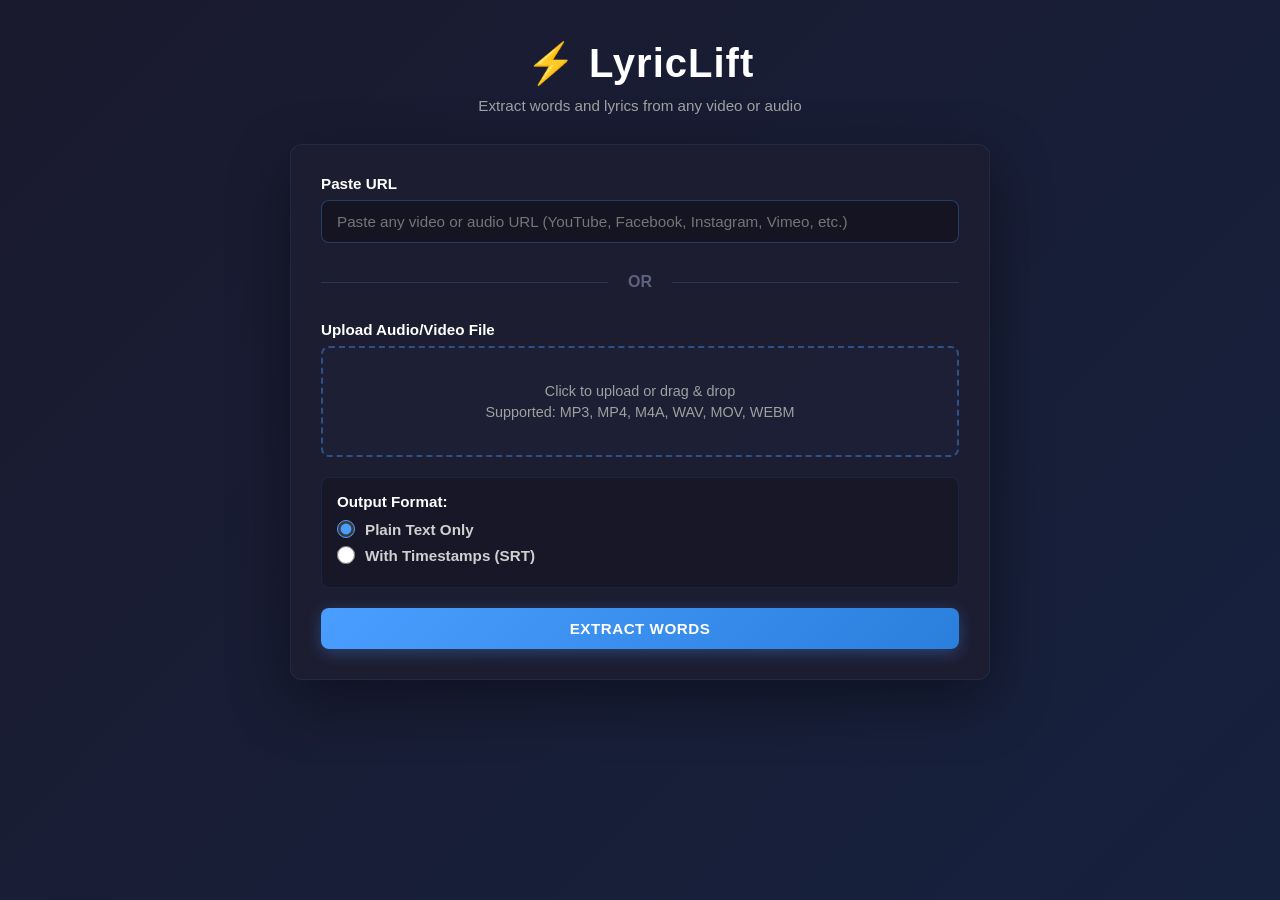
<file: index.html>
<!DOCTYPE html>
<html lang="en">
<head>
    <meta charset="UTF-8">
    <meta name="viewport" content="width=device-width, initial-scale=1.0">
    <title>LyricLift - Extract Lyrics & Transcripts</title>
    <meta name="description" content="Extract lyrics, captions, and transcripts from any video or audio file. Supports YouTube, Facebook, Instagram, Vimeo, and direct file uploads.">
    <meta name="keywords" content="lyrics extraction, transcription, audio extraction, video transcription">

    <!-- Favicon & PWA -->
    <link rel="icon" type="image/x-icon" href="assets/images/favicon.ico">
    <link rel="icon" type="image/png" href="assets/images/favicon.png">
    <link rel="apple-touch-icon" href="assets/images/favicon.png">
    <link rel="manifest" href="assets/manifest.webmanifest">
    <meta name="theme-color" content="#1a1a2e">

    <!-- Open Graph / Social Media Tags -->
    <meta property="og:type" content="website">
    <meta property="og:url" content="https://lyriclift.peoplestar.com">
    <meta property="og:title" content="LyricLift - Extract Lyrics & Transcripts">
    <meta property="og:description" content="Extract lyrics, captions, and transcripts from any video or audio file instantly.">
    <meta property="og:image" content="https://lyriclift.peoplestar.com/assets/images/social-preview.png">
    <meta property="og:image:width" content="1200">
    <meta property="og:image:height" content="630">

    <!-- Twitter Card Tags -->
    <meta name="twitter:card" content="summary_large_image">
    <meta name="twitter:title" content="LyricLift - Extract Lyrics & Transcripts">
    <meta name="twitter:description" content="Extract lyrics, captions, and transcripts from any video or audio file instantly.">
    <meta name="twitter:image" content="https://lyriclift.peoplestar.com/assets/images/social-preview.png">

    <link rel="stylesheet" href="assets/css/style.css">
</head>
<body>
    <div class="container">
        <header>
            <h1>⚡ LyricLift</h1>
            <p class="subtitle">Extract words and lyrics from any video or audio</p>
        </header>

        <main class="card">
            <!-- Input Section -->
            <div class="input-section">
                <div>
                    <label for="urlInput">Paste URL</label>
                    <input
                        type="text"
                        id="urlInput"
                        placeholder="Paste any video or audio URL (YouTube, Facebook, Instagram, Vimeo, etc.)"
                        class="input-field"
                    >
                </div>

                <div class="divider">OR</div>

                <div>
                    <label for="fileInput">Upload Audio/Video File</label>
                    <div id="dropzone" class="dropzone">
                        <input
                            type="file"
                            id="fileInput"
                            accept=".mp3,.mp4,.m4a,.wav,.mov,.webm"
                            class="file-input"
                        >
                        <p>Click to upload or drag & drop</p>
                        <p class="small">Supported: MP3, MP4, M4A, WAV, MOV, WEBM</p>
                        <p id="fileName" class="file-name"></p>
                    </div>
                </div>

                <!-- Format Selection -->
                <div class="format-section">
                    <p>Output Format:</p>
                    <label class="radio-label">
                        <input type="radio" name="format" value="txt" checked>
                        <span>Plain Text Only</span>
                    </label>
                    <label class="radio-label">
                        <input type="radio" name="format" value="srt">
                        <span>With Timestamps (SRT)</span>
                    </label>
                </div>

                <!-- Extract Button -->
                <button id="extractBtn" class="btn-primary">Extract Words</button>
            </div>

            <!-- Loading State -->
            <div id="loadingState" class="loading-state hidden">
                <div class="spinner"></div>
                <p id="loadingMessage">Processing (may take several minutes)...</p>
            </div>

            <!-- Results Section -->
            <div id="resultsSection" class="results-section hidden">
                <label for="resultsTextarea">Extracted Text:</label>
                <textarea
                    id="resultsTextarea"
                    class="results-textarea"
                    readonly
                ></textarea>

                <div class="button-group">
                    <button id="copyBtn" class="btn-secondary">Copy to Clipboard</button>
                    <button id="downloadBtn" class="btn-secondary">Download File</button>
                </div>
            </div>

            <!-- Error State -->
            <div id="errorState" class="error-state hidden">
                <p id="errorMessage"></p>
                <button id="backBtn" class="btn-secondary">Back</button>
            </div>
        </main>
    </div>

    <script src="assets/js/app.js?v=20260614-no-timeout"></script>
</body>
</html>
</file>
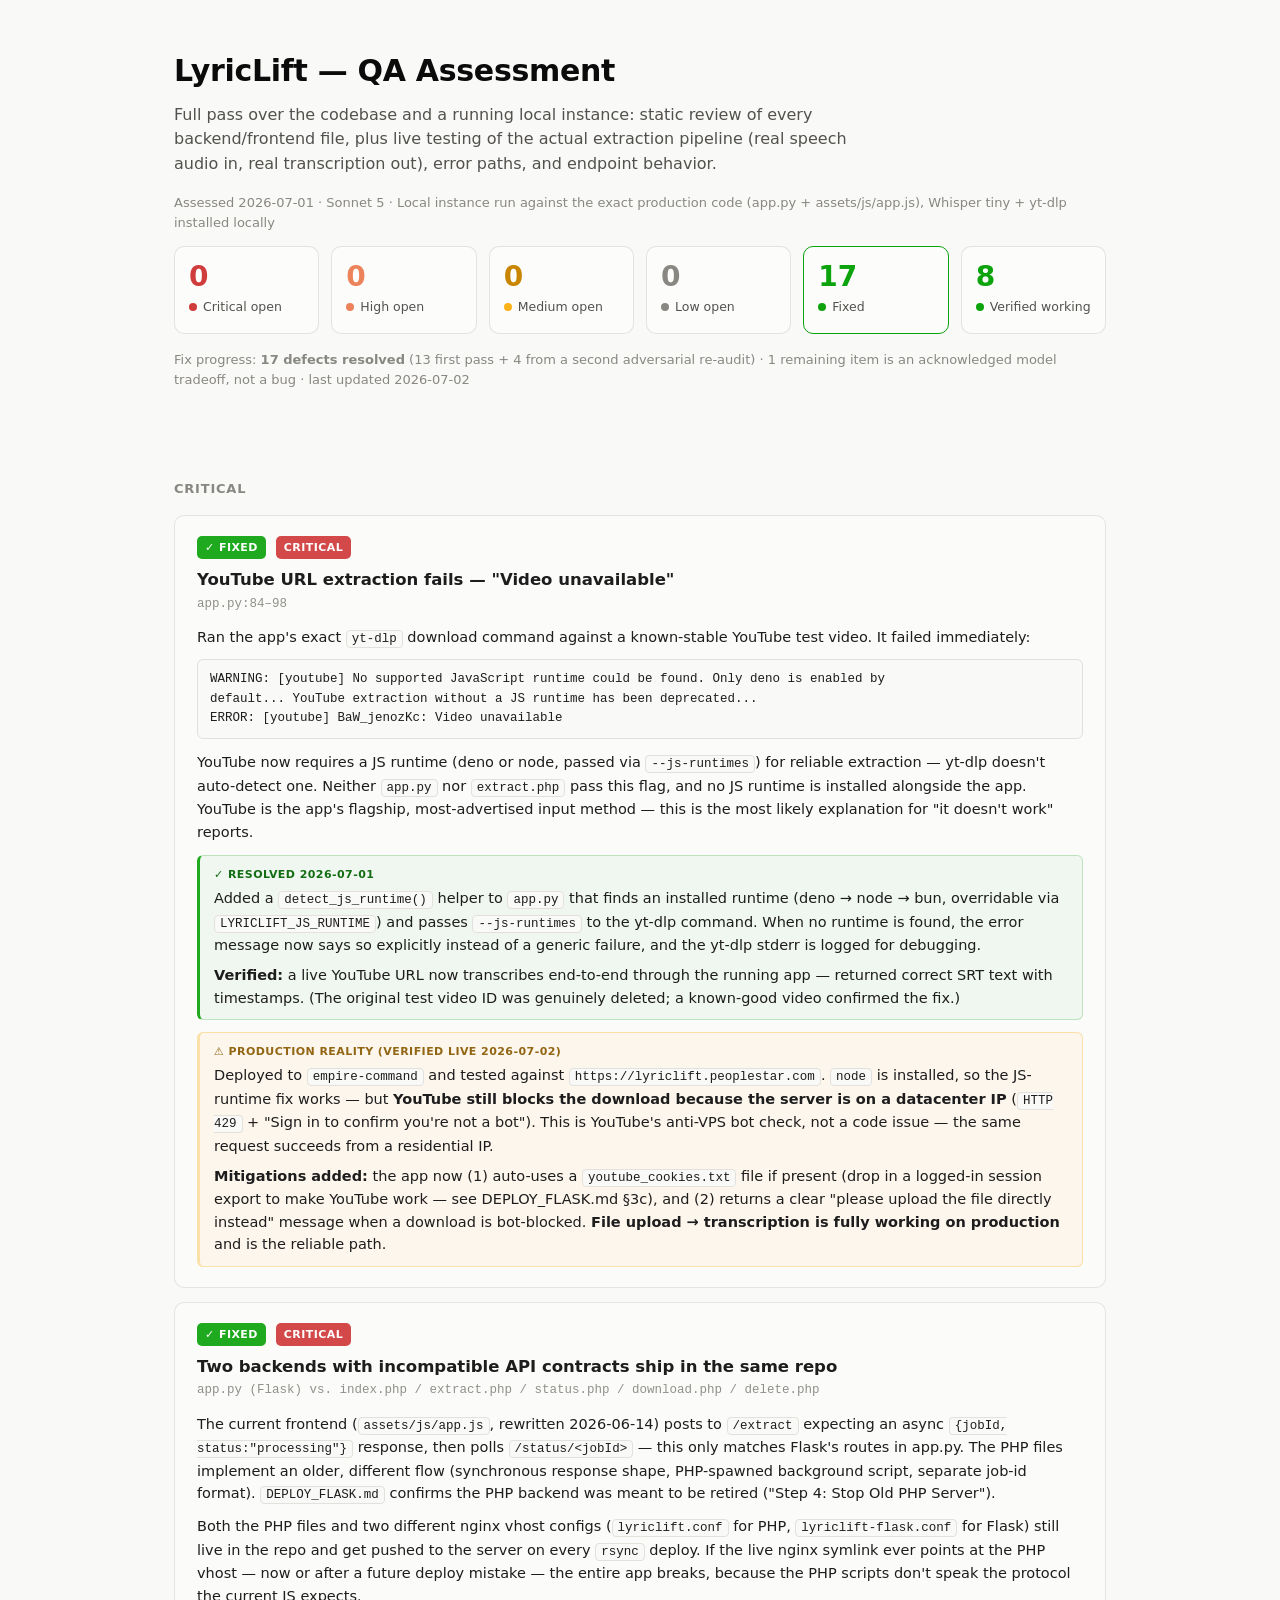
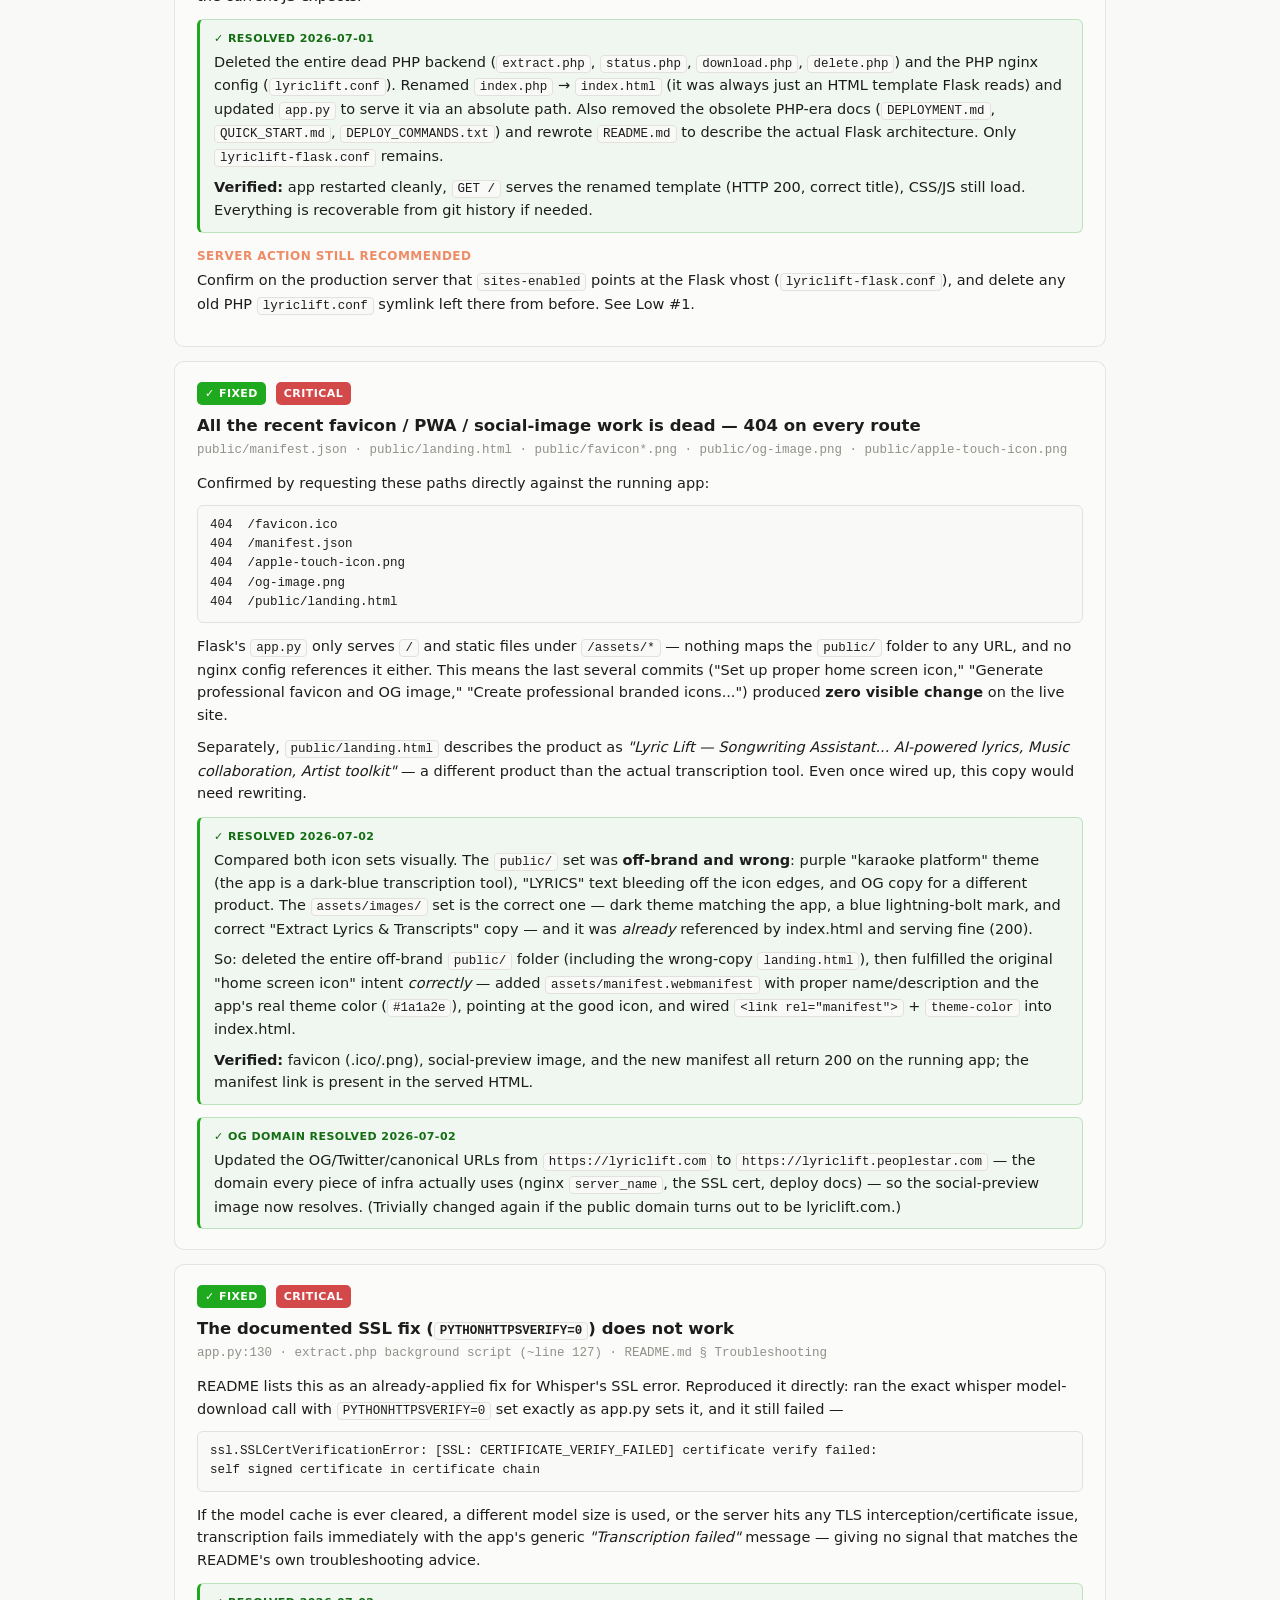
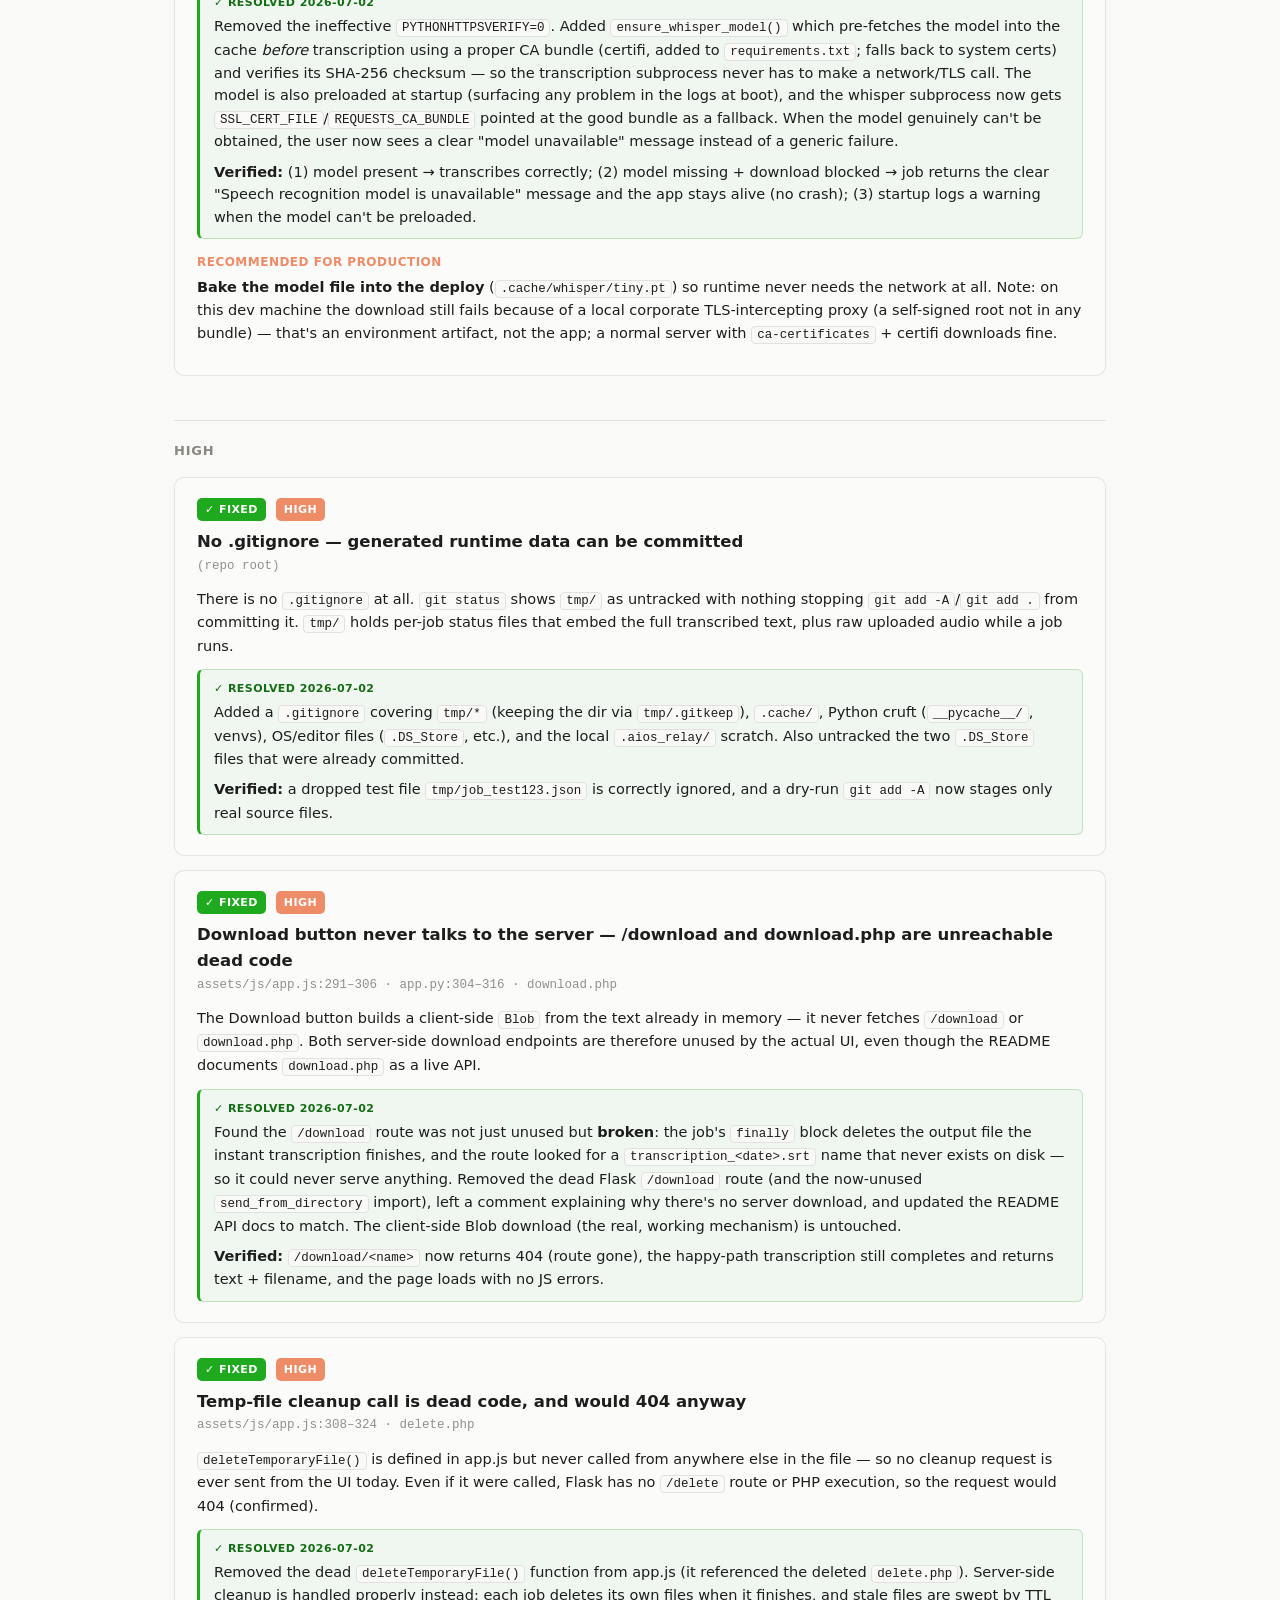
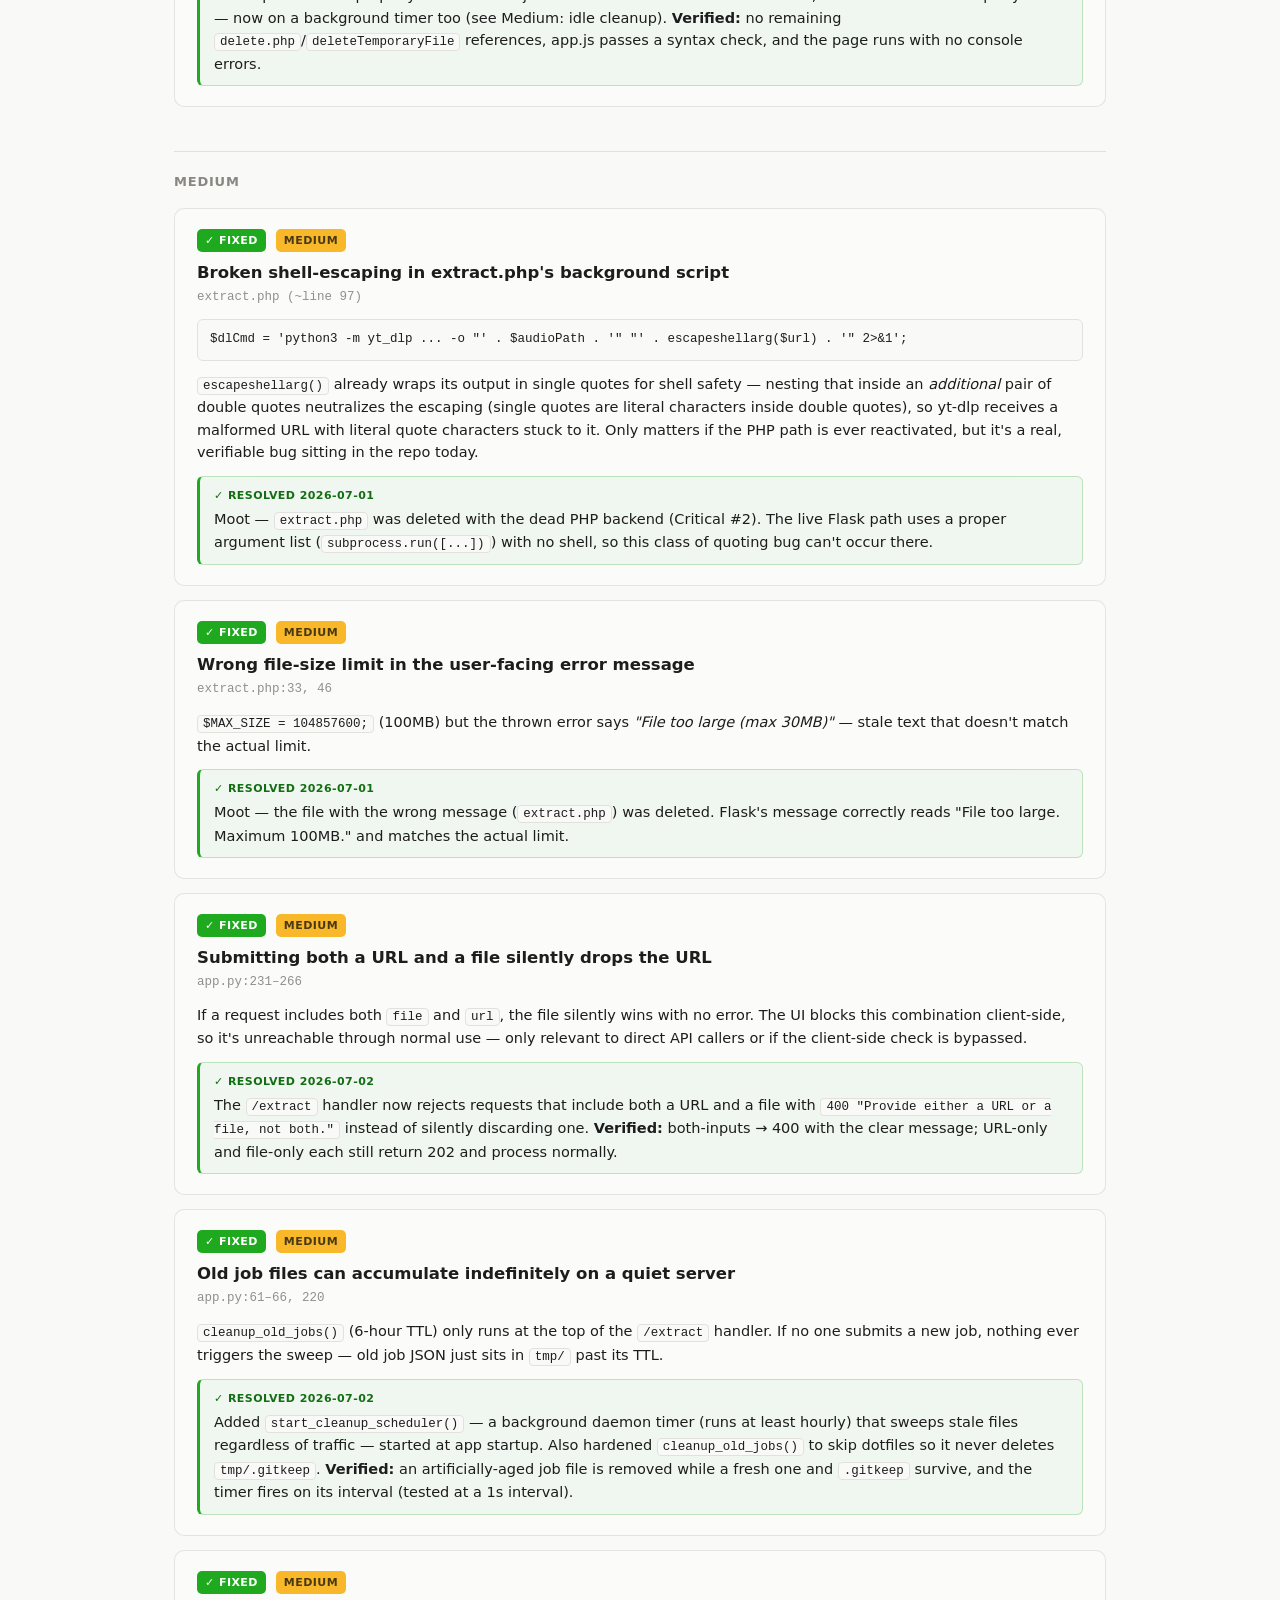
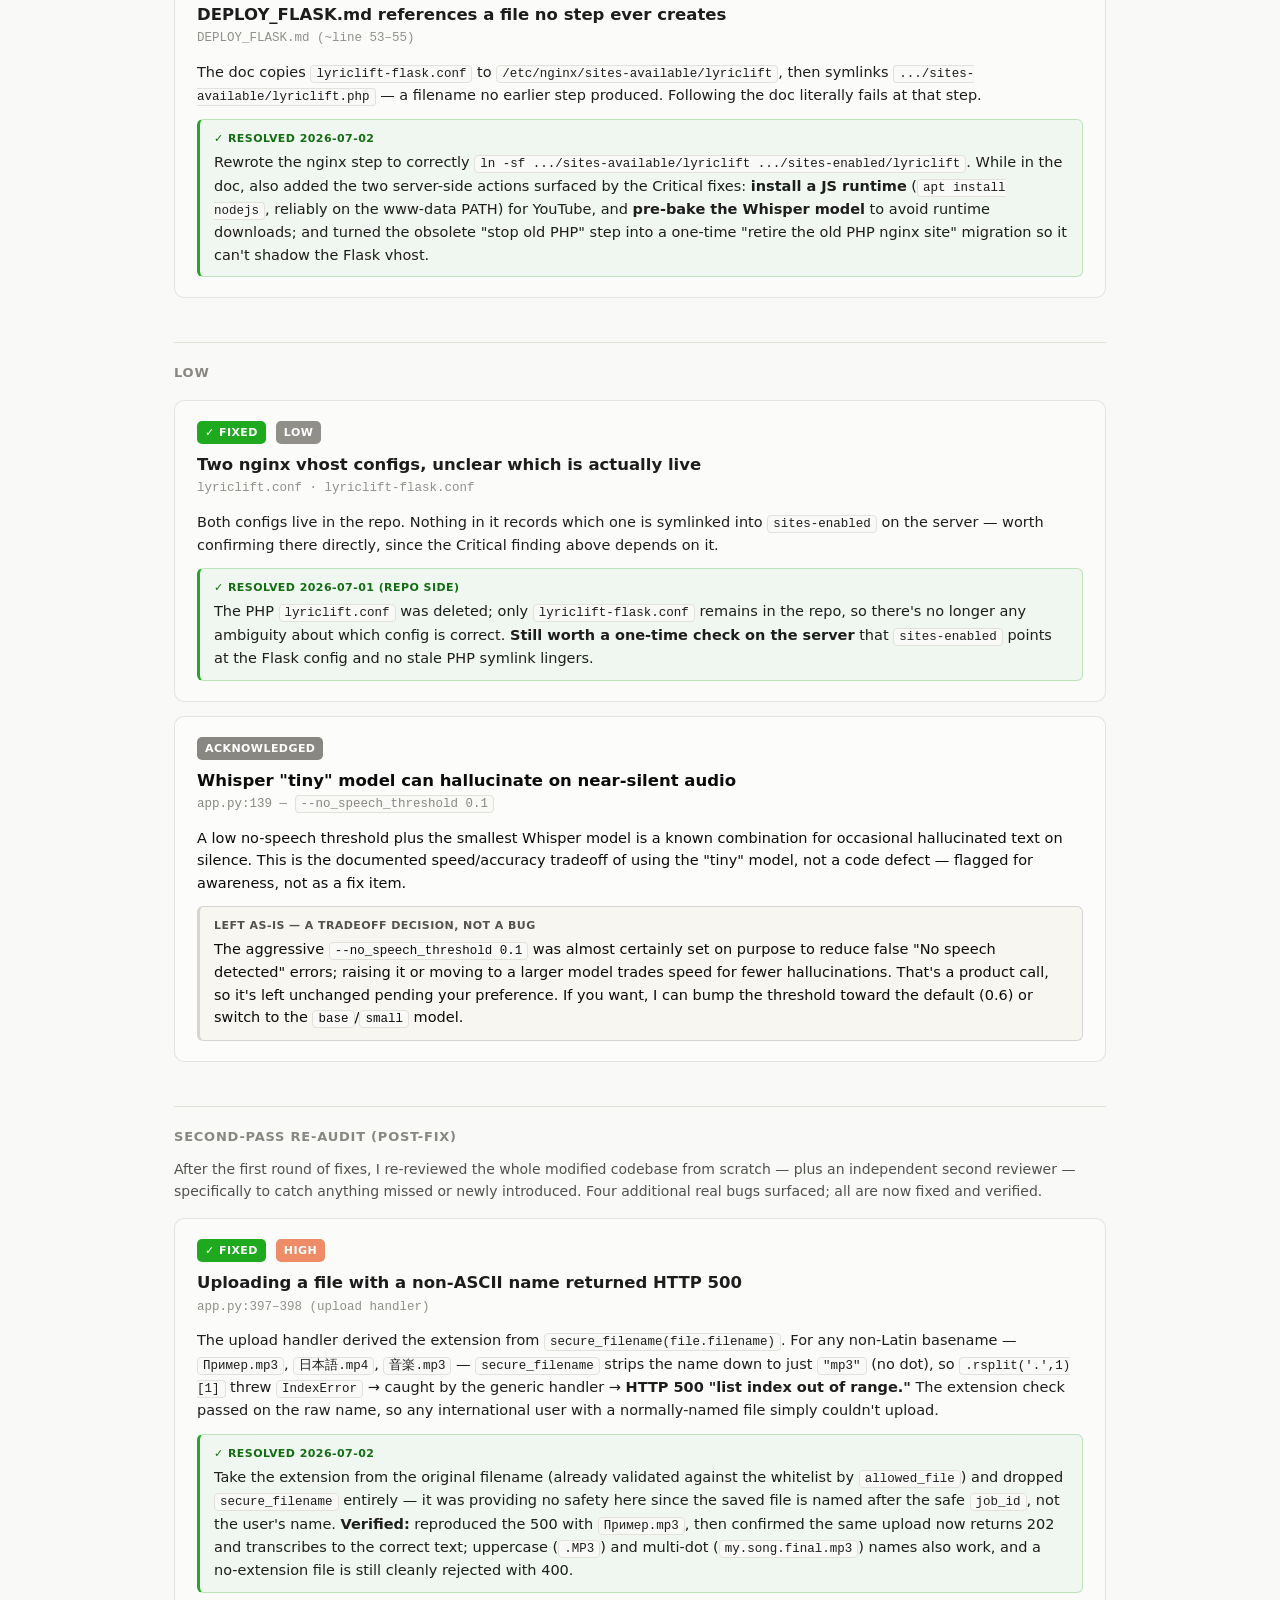
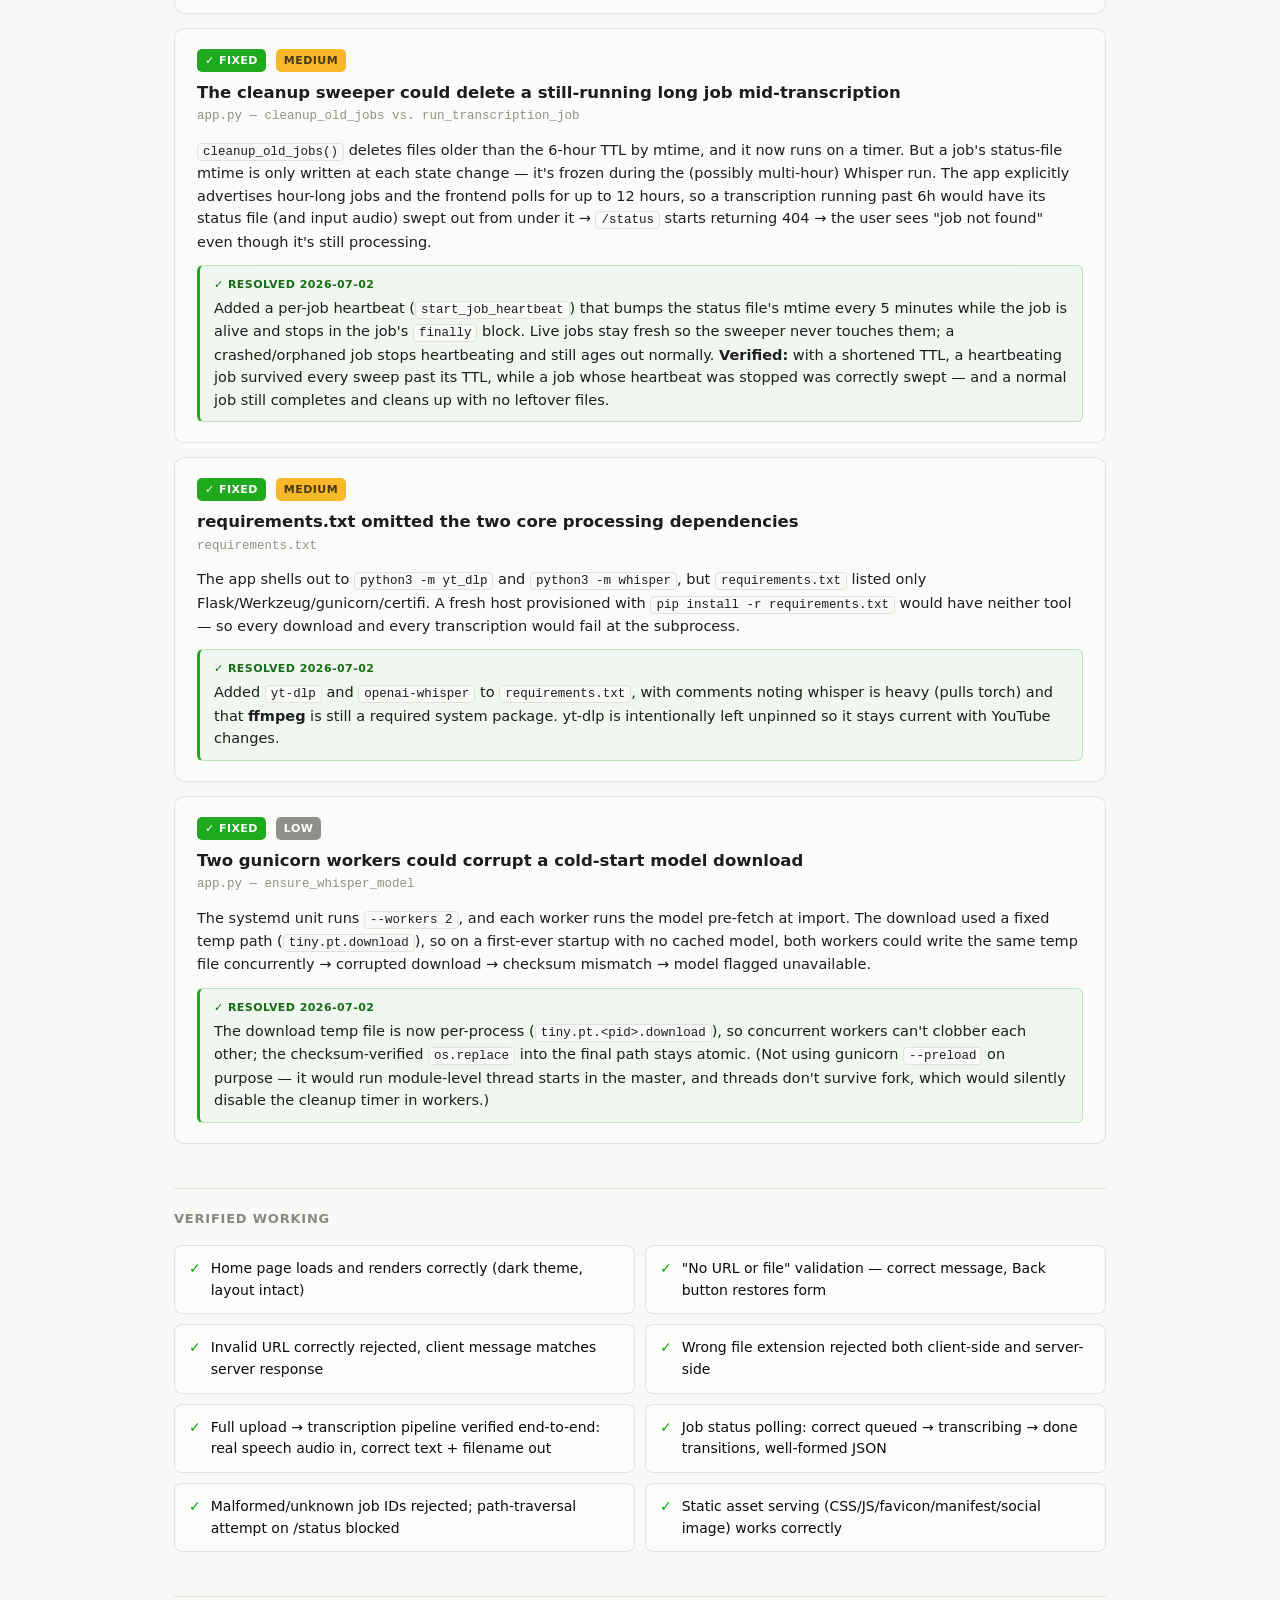
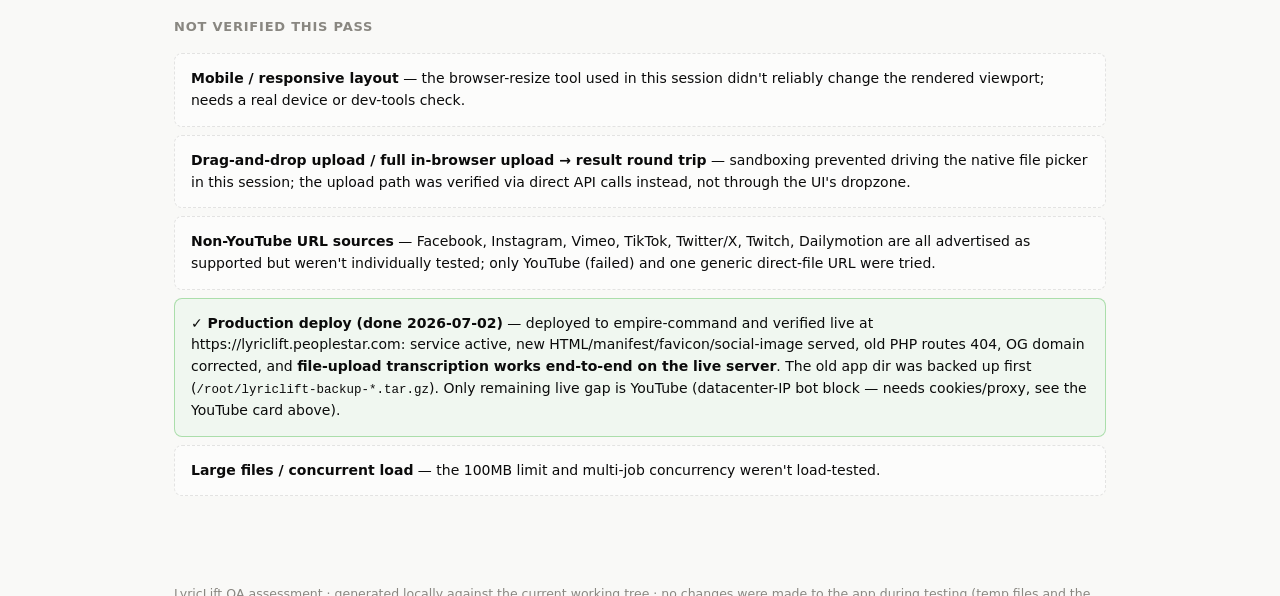
<file: qa-report.html>
<!DOCTYPE html>
<html lang="en">
<head>
<meta charset="UTF-8">
<meta name="viewport" content="width=device-width, initial-scale=1.0">
<title>LyricLift — QA Assessment</title>
<style>
  :root{
    --page:#f9f9f7;
    --surface:#fcfcfb;
    --ink:#0b0b0b;
    --ink-2:#52514e;
    --muted:#898781;
    --grid:#e1e0d9;
    --border:rgba(11,11,11,0.10);
    --good:#0ca30c;
    --warning:#c98500; /* darkened for text-contrast use on light surface */
    --warning-bg:#fab219;
    --serious:#ec835a;
    --critical:#d03b3b;
  }
  *{box-sizing:border-box;}
  body{
    margin:0;
    font-family: system-ui, -apple-system, "Segoe UI", sans-serif;
    background:var(--page);
    color:var(--ink);
    line-height:1.55;
  }
  header{
    padding:48px 24px 32px;
    max-width:980px;
    margin:0 auto;
  }
  header h1{
    font-size:30px;
    margin:0 0 8px;
    letter-spacing:-0.01em;
  }
  header p.sub{
    color:var(--ink-2);
    font-size:16px;
    margin:0 0 4px;
    max-width:680px;
  }
  header p.meta{
    color:var(--muted);
    font-size:13px;
    margin-top:16px;
  }
  main{
    max-width:980px;
    margin:0 auto;
    padding:0 24px 80px;
  }

  /* stat tile row */
  .stats{
    display:grid;
    grid-template-columns:repeat(6,1fr);
    gap:12px;
    margin:8px 0 40px;
  }
  .stat{
    background:var(--surface);
    border:1px solid var(--border);
    border-radius:10px;
    padding:16px 14px;
  }
  .stat .n{
    font-size:28px;
    font-weight:650;
    line-height:1;
  }
  .stat .l{
    margin-top:6px;
    font-size:12.5px;
    color:var(--ink-2);
    display:flex;
    align-items:center;
    gap:6px;
  }
  .dot{width:8px;height:8px;border-radius:50%;flex:none;}
  .stat.critical .n{color:var(--critical);}
  .stat.high .n{color:var(--serious);}
  .stat.medium .n{color:var(--warning);}
  .stat.low .n{color:var(--muted);}
  .stat.working .n{color:var(--good);}
  .stat.fixed .n{color:var(--good);}
  .stat.fixed{border-color:var(--good);}
  .dot.critical{background:var(--critical);}
  .dot.high{background:var(--serious);}
  .dot.medium{background:var(--warning-bg);}
  .dot.low{background:var(--muted);}
  .dot.working{background:var(--good);}
  .dot.fixed{background:var(--good);}

  h2.section{
    font-size:13px;
    text-transform:uppercase;
    letter-spacing:0.06em;
    color:var(--muted);
    margin:44px 0 16px;
    padding-top:20px;
    border-top:1px solid var(--grid);
    display:flex;
    align-items:center;
    gap:8px;
  }
  h2.section:first-of-type{border-top:none;padding-top:0;}

  .card{
    background:var(--surface);
    border:1px solid var(--border);
    border-radius:10px;
    padding:20px 22px;
    margin-bottom:14px;
  }
  .card .badge-row{
    display:flex;
    align-items:center;
    gap:10px;
    margin-bottom:8px;
  }
  .badge{
    font-size:11px;
    font-weight:700;
    text-transform:uppercase;
    letter-spacing:0.04em;
    padding:3px 8px;
    border-radius:5px;
    color:#fff;
  }
  .badge.critical{background:var(--critical);}
  .badge.high{background:var(--serious);}
  .badge.medium{background:var(--warning-bg); color:#3a2900;}
  .badge.low{background:var(--muted);}
  .badge.working{background:var(--good);}
  .badge.fixed{background:var(--good);}
  .card.done{opacity:0.92;}
  .card.done h3{text-decoration:none;}
  .card.done::after{content:none;}
  .resolution{
    background:#f0f7f0;
    border:1px solid rgba(12,163,12,0.25);
    border-left:3px solid var(--good);
    border-radius:6px;
    padding:10px 14px;
    margin-top:12px;
    font-size:14px;
  }
  .resolution .rlabel{
    font-size:11px;
    font-weight:700;
    text-transform:uppercase;
    letter-spacing:0.04em;
    color:#006300;
    margin-bottom:4px;
  }
  .card h3{
    margin:0;
    font-size:16.5px;
    font-weight:650;
  }
  .card .files{
    font-size:12.5px;
    color:var(--muted);
    margin:2px 0 12px;
    font-family: ui-monospace, SFMono-Regular, Menlo, monospace;
  }
  .card p{
    margin:0 0 10px;
    font-size:14.5px;
    color:var(--ink);
  }
  .card p.label{
    font-size:12px;
    font-weight:700;
    text-transform:uppercase;
    letter-spacing:0.04em;
    color:var(--muted);
    margin:14px 0 4px;
  }
  .card p.label:first-of-type{margin-top:0;}
  code, pre{
    font-family: ui-monospace, SFMono-Regular, Menlo, monospace;
    font-size:12.5px;
  }
  pre{
    background:var(--page);
    border:1px solid var(--grid);
    border-radius:6px;
    padding:10px 12px;
    overflow-x:auto;
    margin:4px 0 12px;
  }
  code.inline{
    background:var(--page);
    border:1px solid var(--grid);
    border-radius:4px;
    padding:1px 5px;
  }

  ul.plain{margin:0; padding-left:20px; font-size:14.5px;}
  ul.plain li{margin-bottom:6px;}

  .working-grid{
    display:grid;
    grid-template-columns:1fr 1fr;
    gap:10px;
  }
  .working-item{
    background:var(--surface);
    border:1px solid var(--border);
    border-radius:8px;
    padding:12px 14px;
    font-size:14px;
    display:flex;
    gap:10px;
    align-items:flex-start;
  }
  .working-item .check{
    color:var(--good);
    font-weight:700;
    flex:none;
  }

  .notverified{
    background:var(--surface);
    border:1px dashed var(--border);
    border-radius:8px;
    padding:14px 16px;
    font-size:14px;
    margin-bottom:8px;
  }
  .notverified b{font-weight:650;}

  footer{
    max-width:980px;
    margin:0 auto;
    padding:0 24px 60px;
    color:var(--muted);
    font-size:12.5px;
  }

  @media (max-width:720px){
    .stats{grid-template-columns:repeat(2,1fr);}
    .working-grid{grid-template-columns:1fr;}
  }
</style>
</head>
<body>

<header>
  <h1>LyricLift — QA Assessment</h1>
  <p class="sub">Full pass over the codebase and a running local instance: static review of every backend/frontend file, plus live testing of the actual extraction pipeline (real speech audio in, real transcription out), error paths, and endpoint behavior.</p>
  <p class="meta">Assessed 2026-07-01 · Sonnet 5 · Local instance run against the exact production code (app.py + assets/js/app.js), Whisper tiny + yt-dlp installed locally</p>

  <div class="stats">
    <div class="stat critical"><div class="n">0</div><div class="l"><span class="dot critical"></span>Critical open</div></div>
    <div class="stat high"><div class="n">0</div><div class="l"><span class="dot high"></span>High open</div></div>
    <div class="stat medium"><div class="n">0</div><div class="l"><span class="dot medium"></span>Medium open</div></div>
    <div class="stat low"><div class="n">0</div><div class="l"><span class="dot low"></span>Low open</div></div>
    <div class="stat fixed"><div class="n">17</div><div class="l"><span class="dot fixed"></span>Fixed</div></div>
    <div class="stat working"><div class="n">8</div><div class="l"><span class="dot working"></span>Verified working</div></div>
  </div>
  <p class="meta" style="margin-top:-24px;">Fix progress: <b>17 defects resolved</b> (13 first pass + 4 from a second adversarial re-audit) · 1 remaining item is an acknowledged model tradeoff, not a bug · last updated 2026-07-02</p>
</header>

<main>

  <h2 class="section">Critical</h2>

  <div class="card done">
    <div class="badge-row"><span class="badge fixed">✓ Fixed</span><span class="badge critical">Critical</span></div>
    <h3>YouTube URL extraction fails — "Video unavailable"</h3>
    <div class="files">app.py:84–98</div>
    <p>Ran the app's exact <code class="inline">yt-dlp</code> download command against a known-stable YouTube test video. It failed immediately:</p>
    <pre>WARNING: [youtube] No supported JavaScript runtime could be found. Only deno is enabled by
default... YouTube extraction without a JS runtime has been deprecated...
ERROR: [youtube] BaW_jenozKc: Video unavailable</pre>
    <p>YouTube now requires a JS runtime (deno or node, passed via <code class="inline">--js-runtimes</code>) for reliable extraction — yt-dlp doesn't auto-detect one. Neither <code class="inline">app.py</code> nor <code class="inline">extract.php</code> pass this flag, and no JS runtime is installed alongside the app. YouTube is the app's flagship, most-advertised input method — this is the most likely explanation for "it doesn't work" reports.</p>
    <div class="resolution">
      <div class="rlabel">✓ Resolved 2026-07-01</div>
      <p style="margin:0 0 8px;">Added a <code class="inline">detect_js_runtime()</code> helper to <code class="inline">app.py</code> that finds an installed runtime (deno → node → bun, overridable via <code class="inline">LYRICLIFT_JS_RUNTIME</code>) and passes <code class="inline">--js-runtimes</code> to the yt-dlp command. When no runtime is found, the error message now says so explicitly instead of a generic failure, and the yt-dlp stderr is logged for debugging.</p>
      <p style="margin:0;"><b>Verified:</b> a live YouTube URL now transcribes end-to-end through the running app — returned correct SRT text with timestamps. (The original test video ID was genuinely deleted; a known-good video confirmed the fix.)</p>
    </div>
    <div class="resolution" style="background:#fdf6ec; border-left-color:var(--warning-bg); border-color:rgba(250,178,25,0.35);">
      <div class="rlabel" style="color:#8a5a00;">⚠ Production reality (verified live 2026-07-02)</div>
      <p style="margin:0 0 8px;">Deployed to <code class="inline">empire-command</code> and tested against <code class="inline">https://lyriclift.peoplestar.com</code>. <code class="inline">node</code> is installed, so the JS-runtime fix works — but <b>YouTube still blocks the download because the server is on a datacenter IP</b> (<code class="inline">HTTP 429</code> + "Sign in to confirm you're not a bot"). This is YouTube's anti-VPS bot check, not a code issue — the same request succeeds from a residential IP.</p>
      <p style="margin:0;"><b>Mitigations added:</b> the app now (1) auto-uses a <code class="inline">youtube_cookies.txt</code> file if present (drop in a logged-in session export to make YouTube work — see DEPLOY_FLASK.md §3c), and (2) returns a clear "please upload the file directly instead" message when a download is bot-blocked. <b>File upload → transcription is fully working on production</b> and is the reliable path.</p>
    </div>
  </div>

  <div class="card done">
    <div class="badge-row"><span class="badge fixed">✓ Fixed</span><span class="badge critical">Critical</span></div>
    <h3>Two backends with incompatible API contracts ship in the same repo</h3>
    <div class="files">app.py (Flask) vs. index.php / extract.php / status.php / download.php / delete.php</div>
    <p>The current frontend (<code class="inline">assets/js/app.js</code>, rewritten 2026-06-14) posts to <code class="inline">/extract</code> expecting an async <code class="inline">{jobId, status:"processing"}</code> response, then polls <code class="inline">/status/&lt;jobId&gt;</code> — this only matches Flask's routes in app.py. The PHP files implement an older, different flow (synchronous response shape, PHP-spawned background script, separate job-id format). <code class="inline">DEPLOY_FLASK.md</code> confirms the PHP backend was meant to be retired ("Step 4: Stop Old PHP Server").</p>
    <p>Both the PHP files and two different nginx vhost configs (<code class="inline">lyriclift.conf</code> for PHP, <code class="inline">lyriclift-flask.conf</code> for Flask) still live in the repo and get pushed to the server on every <code class="inline">rsync</code> deploy. If the live nginx symlink ever points at the PHP vhost — now or after a future deploy mistake — the entire app breaks, because the PHP scripts don't speak the protocol the current JS expects.</p>
    <div class="resolution">
      <div class="rlabel">✓ Resolved 2026-07-01</div>
      <p style="margin:0 0 8px;">Deleted the entire dead PHP backend (<code class="inline">extract.php</code>, <code class="inline">status.php</code>, <code class="inline">download.php</code>, <code class="inline">delete.php</code>) and the PHP nginx config (<code class="inline">lyriclift.conf</code>). Renamed <code class="inline">index.php</code> → <code class="inline">index.html</code> (it was always just an HTML template Flask reads) and updated <code class="inline">app.py</code> to serve it via an absolute path. Also removed the obsolete PHP-era docs (<code class="inline">DEPLOYMENT.md</code>, <code class="inline">QUICK_START.md</code>, <code class="inline">DEPLOY_COMMANDS.txt</code>) and rewrote <code class="inline">README.md</code> to describe the actual Flask architecture. Only <code class="inline">lyriclift-flask.conf</code> remains.</p>
      <p style="margin:0;"><b>Verified:</b> app restarted cleanly, <code class="inline">GET /</code> serves the renamed template (HTTP 200, correct title), CSS/JS still load. Everything is recoverable from git history if needed.</p>
    </div>
    <p class="label" style="color:var(--serious);">Server action still recommended</p>
    <p>Confirm on the production server that <code class="inline">sites-enabled</code> points at the Flask vhost (<code class="inline">lyriclift-flask.conf</code>), and delete any old PHP <code class="inline">lyriclift.conf</code> symlink left there from before. See Low #1.</p>
  </div>

  <div class="card done">
    <div class="badge-row"><span class="badge fixed">✓ Fixed</span><span class="badge critical">Critical</span></div>
    <h3>All the recent favicon / PWA / social-image work is dead — 404 on every route</h3>
    <div class="files">public/manifest.json · public/landing.html · public/favicon*.png · public/og-image.png · public/apple-touch-icon.png</div>
    <p>Confirmed by requesting these paths directly against the running app:</p>
    <pre>404  /favicon.ico
404  /manifest.json
404  /apple-touch-icon.png
404  /og-image.png
404  /public/landing.html</pre>
    <p>Flask's <code class="inline">app.py</code> only serves <code class="inline">/</code> and static files under <code class="inline">/assets/*</code> — nothing maps the <code class="inline">public/</code> folder to any URL, and no nginx config references it either. This means the last several commits ("Set up proper home screen icon," "Generate professional favicon and OG image," "Create professional branded icons...") produced <b>zero visible change</b> on the live site.</p>
    <p>Separately, <code class="inline">public/landing.html</code> describes the product as <em>"Lyric Lift — Songwriting Assistant... AI-powered lyrics, Music collaboration, Artist toolkit"</em> — a different product than the actual transcription tool. Even once wired up, this copy would need rewriting.</p>
    <div class="resolution">
      <div class="rlabel">✓ Resolved 2026-07-02</div>
      <p style="margin:0 0 8px;">Compared both icon sets visually. The <code class="inline">public/</code> set was <b>off-brand and wrong</b>: purple "karaoke platform" theme (the app is a dark-blue transcription tool), "LYRICS" text bleeding off the icon edges, and OG copy for a different product. The <code class="inline">assets/images/</code> set is the correct one — dark theme matching the app, a blue lightning-bolt mark, and correct "Extract Lyrics &amp; Transcripts" copy — and it was <em>already</em> referenced by index.html and serving fine (200).</p>
      <p style="margin:0 0 8px;">So: deleted the entire off-brand <code class="inline">public/</code> folder (including the wrong-copy <code class="inline">landing.html</code>), then fulfilled the original "home screen icon" intent <em>correctly</em> — added <code class="inline">assets/manifest.webmanifest</code> with proper name/description and the app's real theme color (<code class="inline">#1a1a2e</code>), pointing at the good icon, and wired <code class="inline">&lt;link rel="manifest"&gt;</code> + <code class="inline">theme-color</code> into index.html.</p>
      <p style="margin:0;"><b>Verified:</b> favicon (.ico/.png), social-preview image, and the new manifest all return 200 on the running app; the manifest link is present in the served HTML.</p>
    </div>
    <div class="resolution">
      <div class="rlabel">✓ OG domain resolved 2026-07-02</div>
      <p style="margin:0;">Updated the OG/Twitter/canonical URLs from <code class="inline">https://lyriclift.com</code> to <code class="inline">https://lyriclift.peoplestar.com</code> — the domain every piece of infra actually uses (nginx <code class="inline">server_name</code>, the SSL cert, deploy docs) — so the social-preview image now resolves. (Trivially changed again if the public domain turns out to be lyriclift.com.)</p>
    </div>
  </div>

  <div class="card done">
    <div class="badge-row"><span class="badge fixed">✓ Fixed</span><span class="badge critical">Critical</span></div>
    <h3>The documented SSL fix (<code class="inline">PYTHONHTTPSVERIFY=0</code>) does not work</h3>
    <div class="files">app.py:130 · extract.php background script (~line 127) · README.md § Troubleshooting</div>
    <p>README lists this as an already-applied fix for Whisper's SSL error. Reproduced it directly: ran the exact whisper model-download call with <code class="inline">PYTHONHTTPSVERIFY=0</code> set exactly as app.py sets it, and it still failed —</p>
    <pre>ssl.SSLCertVerificationError: [SSL: CERTIFICATE_VERIFY_FAILED] certificate verify failed:
self signed certificate in certificate chain</pre>
    <p>If the model cache is ever cleared, a different model size is used, or the server hits any TLS interception/certificate issue, transcription fails immediately with the app's generic <em>"Transcription failed"</em> message — giving no signal that matches the README's own troubleshooting advice.</p>
    <div class="resolution">
      <div class="rlabel">✓ Resolved 2026-07-02</div>
      <p style="margin:0 0 8px;">Removed the ineffective <code class="inline">PYTHONHTTPSVERIFY=0</code>. Added <code class="inline">ensure_whisper_model()</code> which pre-fetches the model into the cache <em>before</em> transcription using a proper CA bundle (certifi, added to <code class="inline">requirements.txt</code>; falls back to system certs) and verifies its SHA-256 checksum — so the transcription subprocess never has to make a network/TLS call. The model is also preloaded at startup (surfacing any problem in the logs at boot), and the whisper subprocess now gets <code class="inline">SSL_CERT_FILE</code>/<code class="inline">REQUESTS_CA_BUNDLE</code> pointed at the good bundle as a fallback. When the model genuinely can't be obtained, the user now sees a clear "model unavailable" message instead of a generic failure.</p>
      <p style="margin:0;"><b>Verified:</b> (1) model present → transcribes correctly; (2) model missing + download blocked → job returns the clear "Speech recognition model is unavailable" message and the app stays alive (no crash); (3) startup logs a warning when the model can't be preloaded.</p>
    </div>
    <p class="label" style="color:var(--serious);">Recommended for production</p>
    <p><b>Bake the model file into the deploy</b> (<code class="inline">.cache/whisper/tiny.pt</code>) so runtime never needs the network at all. Note: on this dev machine the download still fails because of a local corporate TLS-intercepting proxy (a self-signed root not in any bundle) — that's an environment artifact, not the app; a normal server with <code class="inline">ca-certificates</code> + certifi downloads fine.</p>
  </div>

  <h2 class="section">High</h2>

  <div class="card done">
    <div class="badge-row"><span class="badge fixed">✓ Fixed</span><span class="badge high">High</span></div>
    <h3>No .gitignore — generated runtime data can be committed</h3>
    <div class="files">(repo root)</div>
    <p>There is no <code class="inline">.gitignore</code> at all. <code class="inline">git status</code> shows <code class="inline">tmp/</code> as untracked with nothing stopping <code class="inline">git add -A</code>/<code class="inline">git add .</code> from committing it. <code class="inline">tmp/</code> holds per-job status files that embed the full transcribed text, plus raw uploaded audio while a job runs.</p>
    <div class="resolution">
      <div class="rlabel">✓ Resolved 2026-07-02</div>
      <p style="margin:0 0 8px;">Added a <code class="inline">.gitignore</code> covering <code class="inline">tmp/*</code> (keeping the dir via <code class="inline">tmp/.gitkeep</code>), <code class="inline">.cache/</code>, Python cruft (<code class="inline">__pycache__/</code>, venvs), OS/editor files (<code class="inline">.DS_Store</code>, etc.), and the local <code class="inline">.aios_relay/</code> scratch. Also untracked the two <code class="inline">.DS_Store</code> files that were already committed.</p>
      <p style="margin:0;"><b>Verified:</b> a dropped test file <code class="inline">tmp/job_test123.json</code> is correctly ignored, and a dry-run <code class="inline">git add -A</code> now stages only real source files.</p>
    </div>
  </div>

  <div class="card done">
    <div class="badge-row"><span class="badge fixed">✓ Fixed</span><span class="badge high">High</span></div>
    <h3>Download button never talks to the server — /download and download.php are unreachable dead code</h3>
    <div class="files">assets/js/app.js:291–306 · app.py:304–316 · download.php</div>
    <p>The Download button builds a client-side <code class="inline">Blob</code> from the text already in memory — it never fetches <code class="inline">/download</code> or <code class="inline">download.php</code>. Both server-side download endpoints are therefore unused by the actual UI, even though the README documents <code class="inline">download.php</code> as a live API.</p>
    <div class="resolution">
      <div class="rlabel">✓ Resolved 2026-07-02</div>
      <p style="margin:0 0 8px;">Found the <code class="inline">/download</code> route was not just unused but <b>broken</b>: the job's <code class="inline">finally</code> block deletes the output file the instant transcription finishes, and the route looked for a <code class="inline">transcription_&lt;date&gt;.srt</code> name that never exists on disk — so it could never serve anything. Removed the dead Flask <code class="inline">/download</code> route (and the now-unused <code class="inline">send_from_directory</code> import), left a comment explaining why there's no server download, and updated the README API docs to match. The client-side Blob download (the real, working mechanism) is untouched.</p>
      <p style="margin:0;"><b>Verified:</b> <code class="inline">/download/&lt;name&gt;</code> now returns 404 (route gone), the happy-path transcription still completes and returns text + filename, and the page loads with no JS errors.</p>
    </div>
  </div>

  <div class="card done">
    <div class="badge-row"><span class="badge fixed">✓ Fixed</span><span class="badge high">High</span></div>
    <h3>Temp-file cleanup call is dead code, and would 404 anyway</h3>
    <div class="files">assets/js/app.js:308–324 · delete.php</div>
    <p><code class="inline">deleteTemporaryFile()</code> is defined in app.js but never called from anywhere else in the file — so no cleanup request is ever sent from the UI today. Even if it were called, Flask has no <code class="inline">/delete</code> route or PHP execution, so the request would 404 (confirmed).</p>
    <div class="resolution">
      <div class="rlabel">✓ Resolved 2026-07-02</div>
      <p style="margin:0;">Removed the dead <code class="inline">deleteTemporaryFile()</code> function from app.js (it referenced the deleted <code class="inline">delete.php</code>). Server-side cleanup is handled properly instead: each job deletes its own files when it finishes, and stale files are swept by TTL — now on a background timer too (see Medium: idle cleanup). <b>Verified:</b> no remaining <code class="inline">delete.php</code>/<code class="inline">deleteTemporaryFile</code> references, app.js passes a syntax check, and the page runs with no console errors.</p>
    </div>
  </div>

  <h2 class="section">Medium</h2>

  <div class="card done">
    <div class="badge-row"><span class="badge fixed">✓ Fixed</span><span class="badge medium">Medium</span></div>
    <h3>Broken shell-escaping in extract.php's background script</h3>
    <div class="files">extract.php (~line 97)</div>
    <pre>$dlCmd = 'python3 -m yt_dlp ... -o "' . $audioPath . '" "' . escapeshellarg($url) . '" 2>&1';</pre>
    <p><code class="inline">escapeshellarg()</code> already wraps its output in single quotes for shell safety — nesting that inside an <em>additional</em> pair of double quotes neutralizes the escaping (single quotes are literal characters inside double quotes), so yt-dlp receives a malformed URL with literal quote characters stuck to it. Only matters if the PHP path is ever reactivated, but it's a real, verifiable bug sitting in the repo today.</p>
    <div class="resolution">
      <div class="rlabel">✓ Resolved 2026-07-01</div>
      <p style="margin:0;">Moot — <code class="inline">extract.php</code> was deleted with the dead PHP backend (Critical #2). The live Flask path uses a proper argument list (<code class="inline">subprocess.run([...])</code>) with no shell, so this class of quoting bug can't occur there.</p>
    </div>
  </div>

  <div class="card done">
    <div class="badge-row"><span class="badge fixed">✓ Fixed</span><span class="badge medium">Medium</span></div>
    <h3>Wrong file-size limit in the user-facing error message</h3>
    <div class="files">extract.php:33, 46</div>
    <p><code class="inline">$MAX_SIZE = 104857600;</code> (100MB) but the thrown error says <em>"File too large (max 30MB)"</em> — stale text that doesn't match the actual limit.</p>
    <div class="resolution">
      <div class="rlabel">✓ Resolved 2026-07-01</div>
      <p style="margin:0;">Moot — the file with the wrong message (<code class="inline">extract.php</code>) was deleted. Flask's message correctly reads "File too large. Maximum 100MB." and matches the actual limit.</p>
    </div>
  </div>

  <div class="card done">
    <div class="badge-row"><span class="badge fixed">✓ Fixed</span><span class="badge medium">Medium</span></div>
    <h3>Submitting both a URL and a file silently drops the URL</h3>
    <div class="files">app.py:231–266</div>
    <p>If a request includes both <code class="inline">file</code> and <code class="inline">url</code>, the file silently wins with no error. The UI blocks this combination client-side, so it's unreachable through normal use — only relevant to direct API callers or if the client-side check is bypassed.</p>
    <div class="resolution">
      <div class="rlabel">✓ Resolved 2026-07-02</div>
      <p style="margin:0;">The <code class="inline">/extract</code> handler now rejects requests that include both a URL and a file with <code class="inline">400 "Provide either a URL or a file, not both."</code> instead of silently discarding one. <b>Verified:</b> both-inputs → 400 with the clear message; URL-only and file-only each still return 202 and process normally.</p>
    </div>
  </div>

  <div class="card done">
    <div class="badge-row"><span class="badge fixed">✓ Fixed</span><span class="badge medium">Medium</span></div>
    <h3>Old job files can accumulate indefinitely on a quiet server</h3>
    <div class="files">app.py:61–66, 220</div>
    <p><code class="inline">cleanup_old_jobs()</code> (6-hour TTL) only runs at the top of the <code class="inline">/extract</code> handler. If no one submits a new job, nothing ever triggers the sweep — old job JSON just sits in <code class="inline">tmp/</code> past its TTL.</p>
    <div class="resolution">
      <div class="rlabel">✓ Resolved 2026-07-02</div>
      <p style="margin:0;">Added <code class="inline">start_cleanup_scheduler()</code> — a background daemon timer (runs at least hourly) that sweeps stale files regardless of traffic — started at app startup. Also hardened <code class="inline">cleanup_old_jobs()</code> to skip dotfiles so it never deletes <code class="inline">tmp/.gitkeep</code>. <b>Verified:</b> an artificially-aged job file is removed while a fresh one and <code class="inline">.gitkeep</code> survive, and the timer fires on its interval (tested at a 1s interval).</p>
    </div>
  </div>

  <div class="card done">
    <div class="badge-row"><span class="badge fixed">✓ Fixed</span><span class="badge medium">Medium</span></div>
    <h3>DEPLOY_FLASK.md references a file no step ever creates</h3>
    <div class="files">DEPLOY_FLASK.md (~line 53–55)</div>
    <p>The doc copies <code class="inline">lyriclift-flask.conf</code> to <code class="inline">/etc/nginx/sites-available/lyriclift</code>, then symlinks <code class="inline">.../sites-available/lyriclift.php</code> — a filename no earlier step produced. Following the doc literally fails at that step.</p>
    <div class="resolution">
      <div class="rlabel">✓ Resolved 2026-07-02</div>
      <p style="margin:0;">Rewrote the nginx step to correctly <code class="inline">ln -sf .../sites-available/lyriclift .../sites-enabled/lyriclift</code>. While in the doc, also added the two server-side actions surfaced by the Critical fixes: <b>install a JS runtime</b> (<code class="inline">apt install nodejs</code>, reliably on the www-data PATH) for YouTube, and <b>pre-bake the Whisper model</b> to avoid runtime downloads; and turned the obsolete "stop old PHP" step into a one-time "retire the old PHP nginx site" migration so it can't shadow the Flask vhost.</p>
    </div>
  </div>

  <h2 class="section">Low</h2>

  <div class="card done">
    <div class="badge-row"><span class="badge fixed">✓ Fixed</span><span class="badge low">Low</span></div>
    <h3>Two nginx vhost configs, unclear which is actually live</h3>
    <div class="files">lyriclift.conf · lyriclift-flask.conf</div>
    <p>Both configs live in the repo. Nothing in it records which one is symlinked into <code class="inline">sites-enabled</code> on the server — worth confirming there directly, since the Critical finding above depends on it.</p>
    <div class="resolution">
      <div class="rlabel">✓ Resolved 2026-07-01 (repo side)</div>
      <p style="margin:0;">The PHP <code class="inline">lyriclift.conf</code> was deleted; only <code class="inline">lyriclift-flask.conf</code> remains in the repo, so there's no longer any ambiguity about which config is correct. <b>Still worth a one-time check on the server</b> that <code class="inline">sites-enabled</code> points at the Flask config and no stale PHP symlink lingers.</p>
    </div>
  </div>

  <div class="card">
    <div class="badge-row"><span class="badge low">Acknowledged</span></div>
    <h3>Whisper "tiny" model can hallucinate on near-silent audio</h3>
    <div class="files">app.py:139 — <code class="inline">--no_speech_threshold 0.1</code></div>
    <p>A low no-speech threshold plus the smallest Whisper model is a known combination for occasional hallucinated text on silence. This is the documented speed/accuracy tradeoff of using the "tiny" model, not a code defect — flagged for awareness, not as a fix item.</p>
    <div class="resolution" style="background:#f7f6f0; border-left-color:var(--muted); border-color:rgba(137,135,129,0.3);">
      <div class="rlabel" style="color:var(--ink-2);">Left as-is — a tradeoff decision, not a bug</div>
      <p style="margin:0;">The aggressive <code class="inline">--no_speech_threshold 0.1</code> was almost certainly set on purpose to reduce false "No speech detected" errors; raising it or moving to a larger model trades speed for fewer hallucinations. That's a product call, so it's left unchanged pending your preference. If you want, I can bump the threshold toward the default (0.6) or switch to the <code class="inline">base</code>/<code class="inline">small</code> model.</p>
    </div>
  </div>

  <h2 class="section">Second-pass re-audit (post-fix)</h2>
  <p style="font-size:14px; color:var(--ink-2); margin:-4px 0 16px;">After the first round of fixes, I re-reviewed the whole modified codebase from scratch — plus an independent second reviewer — specifically to catch anything missed or newly introduced. Four additional real bugs surfaced; all are now fixed and verified.</p>

  <div class="card done">
    <div class="badge-row"><span class="badge fixed">✓ Fixed</span><span class="badge high">High</span></div>
    <h3>Uploading a file with a non-ASCII name returned HTTP 500</h3>
    <div class="files">app.py:397–398 (upload handler)</div>
    <p>The upload handler derived the extension from <code class="inline">secure_filename(file.filename)</code>. For any non-Latin basename — <code class="inline">Пример.mp3</code>, <code class="inline">日本語.mp4</code>, <code class="inline">音楽.mp3</code> — <code class="inline">secure_filename</code> strips the name down to just <code class="inline">"mp3"</code> (no dot), so <code class="inline">.rsplit('.',1)[1]</code> threw <code class="inline">IndexError</code> → caught by the generic handler → <b>HTTP 500 "list index out of range."</b> The extension check passed on the raw name, so any international user with a normally-named file simply couldn't upload.</p>
    <div class="resolution">
      <div class="rlabel">✓ Resolved 2026-07-02</div>
      <p style="margin:0;">Take the extension from the original filename (already validated against the whitelist by <code class="inline">allowed_file</code>) and dropped <code class="inline">secure_filename</code> entirely — it was providing no safety here since the saved file is named after the safe <code class="inline">job_id</code>, not the user's name. <b>Verified:</b> reproduced the 500 with <code class="inline">Пример.mp3</code>, then confirmed the same upload now returns 202 and transcribes to the correct text; uppercase (<code class="inline">.MP3</code>) and multi-dot (<code class="inline">my.song.final.mp3</code>) names also work, and a no-extension file is still cleanly rejected with 400.</p>
    </div>
  </div>

  <div class="card done">
    <div class="badge-row"><span class="badge fixed">✓ Fixed</span><span class="badge medium">Medium</span></div>
    <h3>The cleanup sweeper could delete a still-running long job mid-transcription</h3>
    <div class="files">app.py — cleanup_old_jobs vs. run_transcription_job</div>
    <p><code class="inline">cleanup_old_jobs()</code> deletes files older than the 6-hour TTL by mtime, and it now runs on a timer. But a job's status-file mtime is only written at each state change — it's frozen during the (possibly multi-hour) Whisper run. The app explicitly advertises hour-long jobs and the frontend polls for up to 12 hours, so a transcription running past 6h would have its status file (and input audio) swept out from under it → <code class="inline">/status</code> starts returning 404 → the user sees "job not found" even though it's still processing.</p>
    <div class="resolution">
      <div class="rlabel">✓ Resolved 2026-07-02</div>
      <p style="margin:0;">Added a per-job heartbeat (<code class="inline">start_job_heartbeat</code>) that bumps the status file's mtime every 5 minutes while the job is alive and stops in the job's <code class="inline">finally</code> block. Live jobs stay fresh so the sweeper never touches them; a crashed/orphaned job stops heartbeating and still ages out normally. <b>Verified:</b> with a shortened TTL, a heartbeating job survived every sweep past its TTL, while a job whose heartbeat was stopped was correctly swept — and a normal job still completes and cleans up with no leftover files.</p>
    </div>
  </div>

  <div class="card done">
    <div class="badge-row"><span class="badge fixed">✓ Fixed</span><span class="badge medium">Medium</span></div>
    <h3>requirements.txt omitted the two core processing dependencies</h3>
    <div class="files">requirements.txt</div>
    <p>The app shells out to <code class="inline">python3 -m yt_dlp</code> and <code class="inline">python3 -m whisper</code>, but <code class="inline">requirements.txt</code> listed only Flask/Werkzeug/gunicorn/certifi. A fresh host provisioned with <code class="inline">pip install -r requirements.txt</code> would have neither tool — so every download and every transcription would fail at the subprocess.</p>
    <div class="resolution">
      <div class="rlabel">✓ Resolved 2026-07-02</div>
      <p style="margin:0;">Added <code class="inline">yt-dlp</code> and <code class="inline">openai-whisper</code> to <code class="inline">requirements.txt</code>, with comments noting whisper is heavy (pulls torch) and that <b>ffmpeg</b> is still a required system package. yt-dlp is intentionally left unpinned so it stays current with YouTube changes.</p>
    </div>
  </div>

  <div class="card done">
    <div class="badge-row"><span class="badge fixed">✓ Fixed</span><span class="badge low">Low</span></div>
    <h3>Two gunicorn workers could corrupt a cold-start model download</h3>
    <div class="files">app.py — ensure_whisper_model</div>
    <p>The systemd unit runs <code class="inline">--workers 2</code>, and each worker runs the model pre-fetch at import. The download used a fixed temp path (<code class="inline">tiny.pt.download</code>), so on a first-ever startup with no cached model, both workers could write the same temp file concurrently → corrupted download → checksum mismatch → model flagged unavailable.</p>
    <div class="resolution">
      <div class="rlabel">✓ Resolved 2026-07-02</div>
      <p style="margin:0;">The download temp file is now per-process (<code class="inline">tiny.pt.&lt;pid&gt;.download</code>), so concurrent workers can't clobber each other; the checksum-verified <code class="inline">os.replace</code> into the final path stays atomic. (Not using gunicorn <code class="inline">--preload</code> on purpose — it would run module-level thread starts in the master, and threads don't survive fork, which would silently disable the cleanup timer in workers.)</p>
    </div>
  </div>

  <h2 class="section">Verified working</h2>
  <div class="working-grid">
    <div class="working-item"><span class="check">✓</span>Home page loads and renders correctly (dark theme, layout intact)</div>
    <div class="working-item"><span class="check">✓</span>"No URL or file" validation — correct message, Back button restores form</div>
    <div class="working-item"><span class="check">✓</span>Invalid URL correctly rejected, client message matches server response</div>
    <div class="working-item"><span class="check">✓</span>Wrong file extension rejected both client-side and server-side</div>
    <div class="working-item"><span class="check">✓</span>Full upload → transcription pipeline verified end-to-end: real speech audio in, correct text + filename out</div>
    <div class="working-item"><span class="check">✓</span>Job status polling: correct queued → transcribing → done transitions, well-formed JSON</div>
    <div class="working-item"><span class="check">✓</span>Malformed/unknown job IDs rejected; path-traversal attempt on /status blocked</div>
    <div class="working-item"><span class="check">✓</span>Static asset serving (CSS/JS/favicon/manifest/social image) works correctly</div>
  </div>

  <h2 class="section">Not verified this pass</h2>
  <div class="notverified"><b>Mobile / responsive layout</b> — the browser-resize tool used in this session didn't reliably change the rendered viewport; needs a real device or dev-tools check.</div>
  <div class="notverified"><b>Drag-and-drop upload / full in-browser upload → result round trip</b> — sandboxing prevented driving the native file picker in this session; the upload path was verified via direct API calls instead, not through the UI's dropzone.</div>
  <div class="notverified"><b>Non-YouTube URL sources</b> — Facebook, Instagram, Vimeo, TikTok, Twitter/X, Twitch, Dailymotion are all advertised as supported but weren't individually tested; only YouTube (failed) and one generic direct-file URL were tried.</div>
  <div class="notverified" style="border-style:solid; border-color:rgba(12,163,12,0.3); background:#f0f7f0;"><b>✓ Production deploy (done 2026-07-02)</b> — deployed to empire-command and verified live at https://lyriclift.peoplestar.com: service active, new HTML/manifest/favicon/social-image served, old PHP routes 404, OG domain corrected, and <b>file-upload transcription works end-to-end on the live server</b>. The old app dir was backed up first (<code>/root/lyriclift-backup-*.tar.gz</code>). Only remaining live gap is YouTube (datacenter-IP bot block — needs cookies/proxy, see the YouTube card above).</div>
  <div class="notverified"><b>Large files / concurrent load</b> — the 100MB limit and multi-job concurrency weren't load-tested.</div>

</main>

<footer>
  LyricLift QA assessment · generated locally against the current working tree · no changes were made to the app during testing (temp files and the local model cache created for this test were removed afterward)
</footer>

</body>
</html>
</file>
<file: assets/css/style.css>
* {
    margin: 0;
    padding: 0;
    box-sizing: border-box;
}

body {
    font-family: -apple-system, BlinkMacSystemFont, 'Segoe UI', Roboto, Oxygen, Ubuntu, Cantarell, sans-serif;
    background: linear-gradient(135deg, #1a1a2e 0%, #16213e 100%);
    color: #e0e0e0;
    min-height: 100vh;
    padding: 20px;
}

.container {
    max-width: 700px;
    margin: 0 auto;
}

header {
    text-align: center;
    margin-bottom: 30px;
    padding-top: 20px;
}

header h1 {
    font-size: 2.5em;
    color: #ffffff;
    margin-bottom: 10px;
    font-weight: 700;
    letter-spacing: 1px;
}

.subtitle {
    color: #a0a0a0;
    font-size: 0.95em;
}

.card {
    background: rgba(30, 30, 50, 0.95);
    border-radius: 12px;
    padding: 30px;
    box-shadow: 0 20px 60px rgba(0, 0, 0, 0.4);
    border: 1px solid rgba(74, 158, 255, 0.1);
}

/* Input Section */
.input-section {
    display: flex;
    flex-direction: column;
    gap: 20px;
}

label {
    display: block;
    font-weight: 600;
    margin-bottom: 8px;
    color: #ffffff;
    font-size: 0.95em;
}

.input-field {
    width: 100%;
    padding: 12px 15px;
    border: 1px solid rgba(74, 158, 255, 0.3);
    border-radius: 8px;
    background: rgba(0, 0, 0, 0.3);
    color: #e0e0e0;
    font-size: 0.95em;
    transition: all 0.3s ease;
}

.input-field:focus {
    outline: none;
    border-color: #4a9eff;
    background: rgba(74, 158, 255, 0.05);
    box-shadow: 0 0 10px rgba(74, 158, 255, 0.2);
}

.divider {
    text-align: center;
    color: #606080;
    font-weight: 600;
    margin: 10px 0;
    position: relative;
}

.divider::before,
.divider::after {
    content: '';
    position: absolute;
    top: 50%;
    width: 45%;
    height: 1px;
    background: rgba(74, 158, 255, 0.2);
}

.divider::before {
    left: 0;
}

.divider::after {
    right: 0;
}

/* Dropzone */
.dropzone {
    border: 2px dashed rgba(74, 158, 255, 0.4);
    border-radius: 8px;
    padding: 30px 20px;
    text-align: center;
    cursor: pointer;
    transition: all 0.3s ease;
    background: rgba(74, 158, 255, 0.02);
}

.dropzone:hover {
    border-color: #4a9eff;
    background: rgba(74, 158, 255, 0.08);
}

.dropzone.dragover {
    border-color: #4a9eff;
    background: rgba(74, 158, 255, 0.15);
}

.file-input {
    display: none;
}

.dropzone p {
    margin: 5px 0;
    color: #a0a0a0;
    font-size: 0.9em;
}

.dropzone p:first-child {
    color: #ffffff;
    font-weight: 600;
}

.small {
    color: #707080;
    font-size: 0.85em;
}

.file-name {
    color: #4a9eff;
    margin-top: 10px;
    font-weight: 500;
}

/* Format Section */
.format-section {
    padding: 15px;
    background: rgba(0, 0, 0, 0.2);
    border-radius: 8px;
    border: 1px solid rgba(74, 158, 255, 0.1);
}

.format-section p {
    margin-bottom: 10px;
    color: #ffffff;
    font-weight: 600;
    font-size: 0.95em;
}

.radio-label {
    display: flex;
    align-items: center;
    cursor: pointer;
    margin: 8px 0;
    color: #d0d0d0;
    transition: color 0.2s ease;
}

.radio-label:hover {
    color: #ffffff;
}

.radio-label input[type="radio"] {
    margin-right: 10px;
    cursor: pointer;
    accent-color: #4a9eff;
    width: 18px;
    height: 18px;
}

/* Buttons */
.btn-primary,
.btn-secondary {
    padding: 12px 24px;
    border: none;
    border-radius: 8px;
    font-size: 0.95em;
    font-weight: 600;
    cursor: pointer;
    transition: all 0.3s ease;
    text-transform: uppercase;
    letter-spacing: 0.5px;
}

.btn-primary {
    width: 100%;
    background: linear-gradient(135deg, #4a9eff 0%, #2a7fdd 100%);
    color: #ffffff;
    box-shadow: 0 4px 15px rgba(74, 158, 255, 0.3);
}

.btn-primary:hover:not(:disabled) {
    transform: translateY(-2px);
    box-shadow: 0 6px 20px rgba(74, 158, 255, 0.4);
}

.btn-primary:active:not(:disabled) {
    transform: translateY(0);
}

.btn-primary:disabled {
    opacity: 0.6;
    cursor: not-allowed;
}

.btn-secondary {
    flex: 1;
    background: rgba(74, 158, 255, 0.15);
    color: #4a9eff;
    border: 1px solid rgba(74, 158, 255, 0.3);
    min-width: 120px;
}

.btn-secondary:hover {
    background: rgba(74, 158, 255, 0.25);
    border-color: #4a9eff;
}

.button-group {
    display: flex;
    gap: 10px;
    margin-top: 15px;
}

/* Loading State */
.loading-state {
    display: flex;
    flex-direction: column;
    align-items: center;
    justify-content: center;
    padding: 40px;
    gap: 20px;
}

.loading-state.hidden {
    display: none;
}

.spinner {
    width: 50px;
    height: 50px;
    border: 4px solid rgba(74, 158, 255, 0.2);
    border-top-color: #4a9eff;
    border-radius: 50%;
    animation: spin 0.8s linear infinite;
}

@keyframes spin {
    to {
        transform: rotate(360deg);
    }
}

#loadingMessage {
    color: #a0a0a0;
    font-size: 0.95em;
    font-weight: 500;
}

/* Results Section */
.results-section {
    display: flex;
    flex-direction: column;
    gap: 15px;
}

.results-section.hidden {
    display: none;
}

.results-textarea {
    width: 100%;
    height: 400px;
    padding: 15px;
    border: 1px solid rgba(74, 158, 255, 0.3);
    border-radius: 8px;
    background: rgba(0, 0, 0, 0.3);
    color: #e0e0e0;
    font-family: 'Courier New', monospace;
    font-size: 0.9em;
    resize: vertical;
    overflow-y: auto;
}

.results-textarea:focus {
    outline: none;
    border-color: #4a9eff;
    box-shadow: 0 0 10px rgba(74, 158, 255, 0.2);
}

/* Error State */
.error-state {
    display: flex;
    flex-direction: column;
    align-items: center;
    gap: 20px;
    padding: 30px;
}

.error-state.hidden {
    display: none;
}

#errorMessage {
    background: rgba(220, 80, 80, 0.15);
    border: 1px solid rgba(220, 80, 80, 0.4);
    border-radius: 8px;
    padding: 15px;
    color: #ff9999;
    text-align: center;
    word-break: break-word;
}

/* Responsive */
@media (max-width: 600px) {
    header h1 {
        font-size: 2em;
    }

    .card {
        padding: 20px;
    }

    .button-group {
        flex-direction: column;
    }

    .btn-secondary {
        flex: none;
        width: 100%;
    }

    .results-textarea {
        height: 300px;
    }
}
</file>
